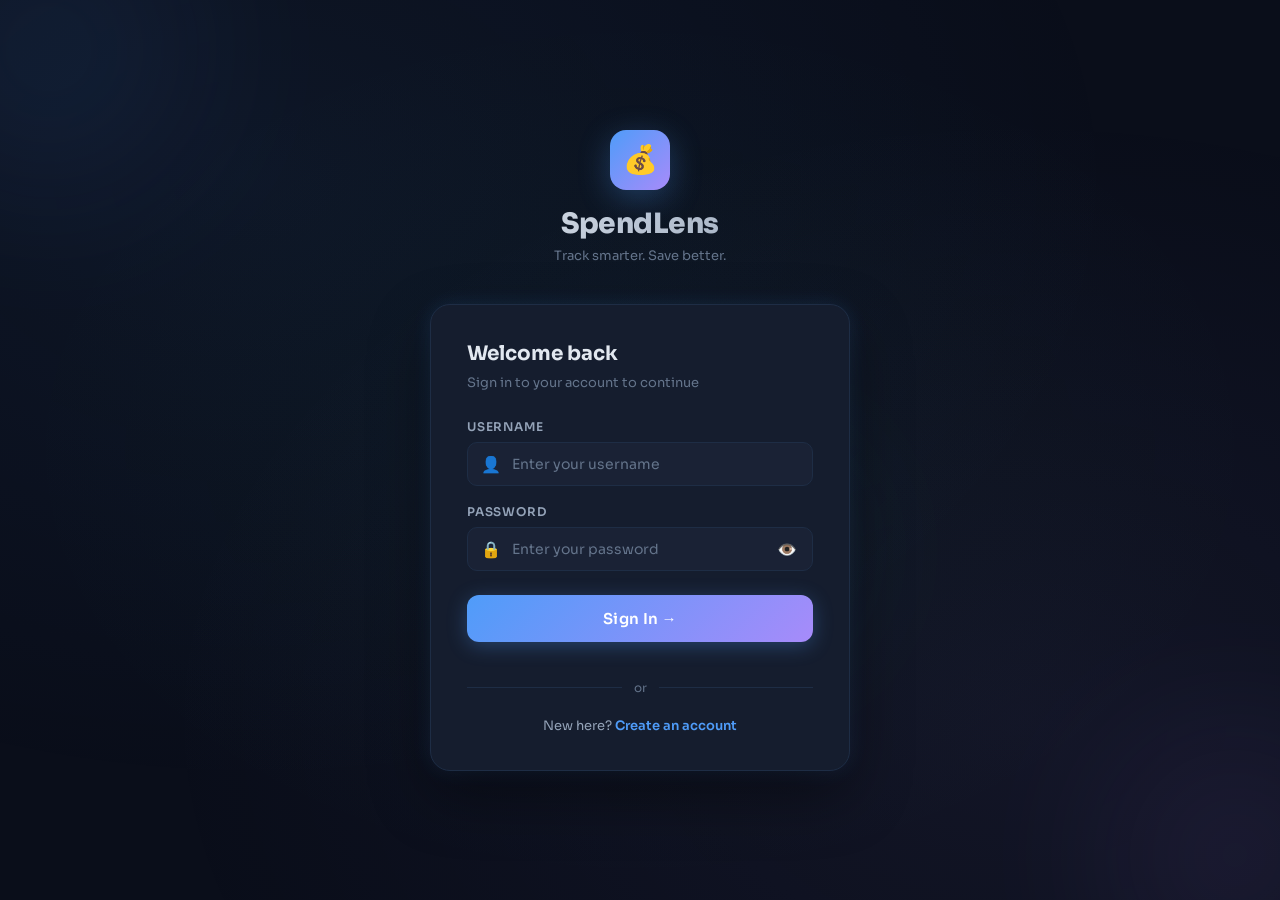
<file: Mini Project/index.html>
<!DOCTYPE html>
<html lang="en">
<head>
  <meta charset="UTF-8">
  <meta name="viewport" content="width=device-width, initial-scale=1.0">
  <title>SpendLens — Login</title>
  <link rel="stylesheet" href="css/style.css">
  <style>
    .auth-wrap {
      min-height: 100vh;
      display: flex;
      align-items: center;
      justify-content: center;
      padding: 24px;
      position: relative;
      z-index: 1;
    }

    .auth-box {
      width: 100%;
      max-width: 420px;
      animation: fadeUp 0.5s ease forwards;
    }

    @keyframes fadeUp {
      from { opacity: 0; transform: translateY(24px); }
      to { opacity: 1; transform: translateY(0); }
    }

    .brand {
      text-align: center;
      margin-bottom: 40px;
    }

    .brand-icon {
      width: 60px; height: 60px;
      background: linear-gradient(135deg, var(--accent), var(--accent2));
      border-radius: 16px;
      display: inline-flex;
      align-items: center;
      justify-content: center;
      font-size: 28px;
      margin-bottom: 16px;
      box-shadow: 0 8px 32px rgba(79,156,249,0.3);
    }

    .brand h1 {
      font-size: 28px;
      font-weight: 800;
      background: linear-gradient(135deg, var(--text) 0%, var(--text2) 100%);
      -webkit-background-clip: text;
      -webkit-text-fill-color: transparent;
      background-clip: text;
      letter-spacing: -0.5px;
    }

    .brand p {
      color: var(--text3);
      font-size: 13px;
      margin-top: 6px;
    }

    .auth-card {
      background: var(--card);
      border: 1px solid var(--border);
      border-radius: 20px;
      padding: 36px;
      box-shadow: 0 24px 60px rgba(0,0,0,0.4), var(--glow);
    }

    .auth-card h2 {
      font-size: 20px;
      font-weight: 700;
      margin-bottom: 8px;
    }

    .auth-card .subtitle {
      color: var(--text3);
      font-size: 13px;
      margin-bottom: 28px;
    }

    .form-stack {
      display: flex;
      flex-direction: column;
      gap: 18px;
    }

    .input-icon-wrap {
      position: relative;
    }

    .input-icon-wrap input {
      width: 100%;
      padding-left: 44px;
    }

    .input-icon {
      position: absolute;
      left: 14px;
      top: 50%;
      transform: translateY(-50%);
      color: var(--text3);
      font-size: 16px;
      pointer-events: none;
    }

    .eye-btn {
      position: absolute;
      right: 14px;
      top: 50%;
      transform: translateY(-50%);
      background: none;
      border: none;
      color: var(--text3);
      cursor: pointer;
      font-size: 16px;
      padding: 2px;
      transition: color 0.2s;
    }
    .eye-btn:hover { color: var(--accent); }

    .btn-full {
      width: 100%;
      justify-content: center;
      padding: 14px;
      font-size: 15px;
      border-radius: 12px;
      margin-top: 6px;
    }

    .divider {
      display: flex;
      align-items: center;
      gap: 12px;
      margin: 20px 0 4px;
      color: var(--text3);
      font-size: 12px;
    }
    .divider::before, .divider::after {
      content: '';
      flex: 1;
      height: 1px;
      background: var(--border);
    }

    .register-link {
      text-align: center;
      font-size: 13px;
      color: var(--text2);
    }
    .register-link a {
      color: var(--accent);
      text-decoration: none;
      font-weight: 600;
    }
    .register-link a:hover { text-decoration: underline; }

    .floating-shapes {
      position: fixed;
      inset: 0;
      pointer-events: none;
      overflow: hidden;
      z-index: 0;
    }
    .shape {
      position: absolute;
      border-radius: 50%;
      filter: blur(80px);
      opacity: 0.08;
      animation: float 8s ease-in-out infinite;
    }
    .shape1 { width: 300px; height: 300px; background: var(--accent); top: -100px; left: -100px; animation-delay: 0s; }
    .shape2 { width: 250px; height: 250px; background: var(--accent2); bottom: -80px; right: -80px; animation-delay: 3s; }
    .shape3 { width: 200px; height: 200px; background: var(--accent3); top: 50%; left: 50%; animation-delay: 1.5s; }

    @keyframes float {
      0%, 100% { transform: translate(0, 0) scale(1); }
      50% { transform: translate(20px, -20px) scale(1.05); }
    }
  </style>
</head>
<body>
  <div class="floating-shapes">
    <div class="shape shape1"></div>
    <div class="shape shape2"></div>
    <div class="shape shape3"></div>
  </div>

  <div class="auth-wrap">
    <div class="auth-box">
      <div class="brand">
        <div class="brand-icon">💰</div>
        <h1>SpendLens</h1>
        <p>Track smarter. Save better.</p>
      </div>

      <div class="auth-card">
        <h2>Welcome back</h2>
        <p class="subtitle">Sign in to your account to continue</p>

        <div class="form-stack">
          <div class="input-group">
            <label>Username</label>
            <div class="input-icon-wrap">
              <span class="input-icon">👤</span>
              <input type="text" id="username" placeholder="Enter your username" autocomplete="username">
            </div>
          </div>

          <div class="input-group">
            <label>Password</label>
            <div class="input-icon-wrap">
              <span class="input-icon">🔒</span>
              <input type="password" id="password" placeholder="Enter your password" autocomplete="current-password">
              <button class="eye-btn" onclick="togglePwd()" id="eyeBtn">👁️</button>
            </div>
          </div>

          <button class="btn btn-primary btn-full" onclick="doLogin()">
            Sign In →
          </button>

          <div class="divider">or</div>

          <div class="register-link">
            New here? <a href="pages/register.html">Create an account</a>
          </div>
        </div>
      </div>
    </div>
  </div>

  <div id="toast"><span class="dot"></span><span class="msg"></span></div>

  <script src="js/app.js"></script>
  <script>
    Auth.requireGuest();

    function togglePwd() {
      const inp = document.getElementById('password');
      const btn = document.getElementById('eyeBtn');
      if (inp.type === 'password') {
        inp.type = 'text';
        btn.textContent = '🙈';
      } else {
        inp.type = 'password';
        btn.textContent = '👁️';
      }
    }

    function doLogin() {
      const username = document.getElementById('username').value.trim();
      const password = document.getElementById('password').value;

      if (!username || !password) {
        showToast('Please fill in all fields', 'error');
        return;
      }

      const users = Storage.getUsers();
      const user = users.find(u => u.username === username && u.password === password);

      if (!user) {
        showToast('Invalid username or password', 'error');
        return;
      }

      Storage.setCurrentUser(username);
      showToast('Welcome back, ' + user.name + '!', 'success');
      setTimeout(() => { window.location.href = 'pages/dashboard.html'; }, 800);
    }

    // Enter key support
    document.addEventListener('keydown', (e) => {
      if (e.key === 'Enter') doLogin();
    });
  </script>
</body>
</html>
</file>
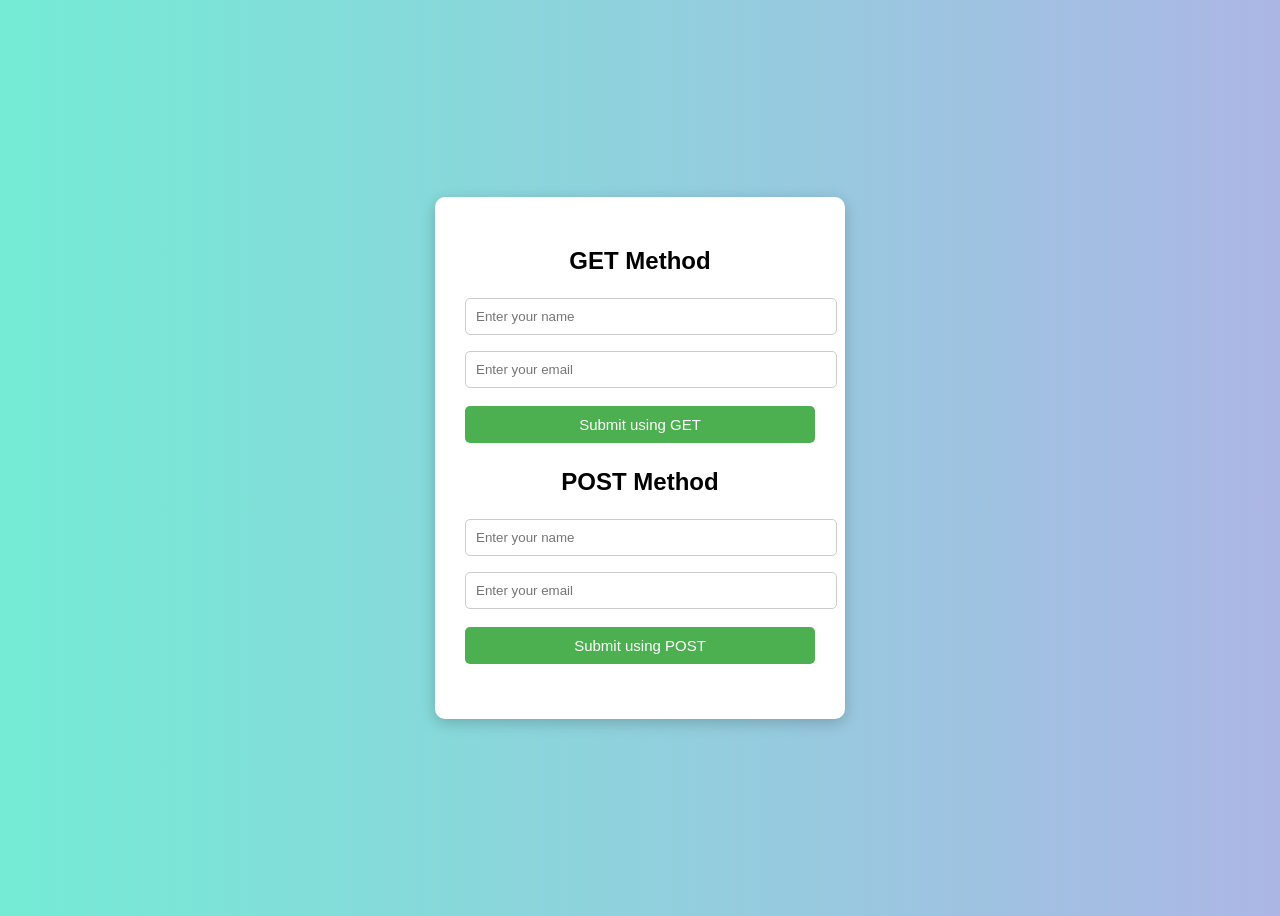
<file: Expt 5/form.html>
<!DOCTYPE html>
<html>
<head>
<title>GET vs POST Demo</title>

<style>

body{
    font-family: Arial, sans-serif;
    background: linear-gradient(to right, #74ebd5, #ACB6E5);
    display:flex;
    justify-content:center;
    align-items:center;
    height:100vh;
}

.container{
    background:white;
    padding:30px;
    border-radius:10px;
    box-shadow:0 4px 15px rgba(0,0,0,0.2);
    width:350px;
}

h2{
    text-align:center;
    margin-bottom:15px;
}

input[type="text"]{
    width:100%;
    padding:10px;
    margin:8px 0;
    border-radius:5px;
    border:1px solid #ccc;
}

button{
    width:100%;
    padding:10px;
    margin-top:10px;
    border:none;
    border-radius:5px;
    background:#4CAF50;
    color:white;
    font-size:15px;
    cursor:pointer;
}

button:hover{
    background:#45a049;
}

.section{
    margin-bottom:25px;
}

</style>

</head>

<body>

<div class="container">

<div class="section">

<h2>GET Method</h2>

<form action="GetPostServlet" method="get">

<input type="text" name="name" placeholder="Enter your name">

<input type="text" name="email" placeholder="Enter your email">

<button type="submit">Submit using GET</button>

</form>

</div>

<div class="section">

<h2>POST Method</h2>

<form action="GetPostServlet" method="post">

<input type="text" name="name" placeholder="Enter your name">

<input type="text" name="email" placeholder="Enter your email">

<button type="submit">Submit using POST</button>

</form>

</div>

</div>

</body>
</html>
</file>
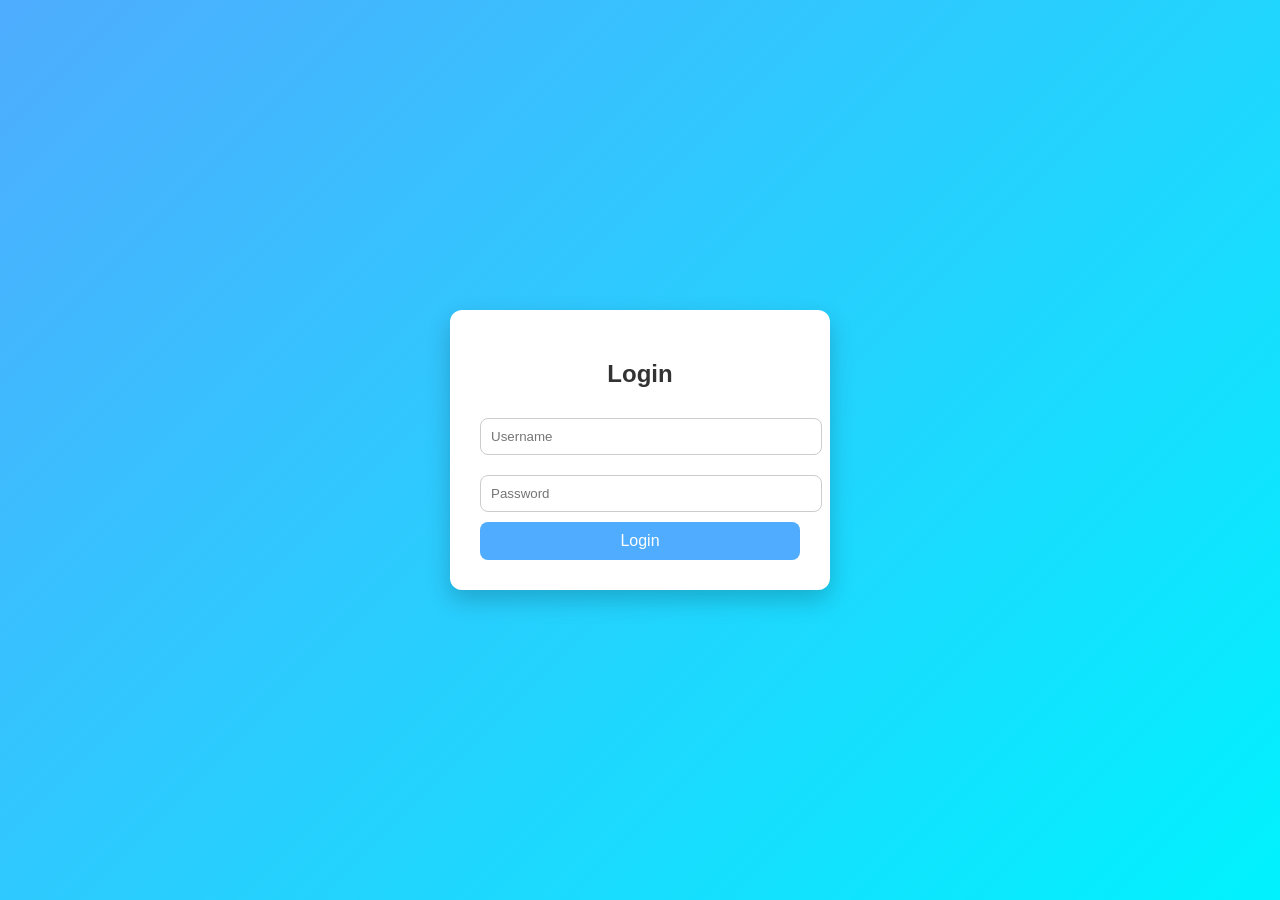
<file: Expt 6/login.html>
<!DOCTYPE html>
<html>
<head>
<title>Login</title>

<style>
body{
    margin:0;
    height:100vh;
    display:flex;
    justify-content:center;
    align-items:center;
    background:linear-gradient(135deg,#4facfe,#00f2fe);
    font-family:'Segoe UI',sans-serif;
}

.login-box{
    background:white;
    padding:30px;
    width:320px;
    border-radius:12px;
    box-shadow:0 10px 25px rgba(0,0,0,0.2);
    text-align:center;
}

.login-box h2{
    margin-bottom:20px;
    color:#333;
}

input{
    width:100%;
    padding:10px;
    margin:10px 0;
    border:1px solid #ccc;
    border-radius:8px;
    outline:none;
    transition:0.3s;
}

input:focus{
    border-color:#4facfe;
    box-shadow:0 0 5px rgba(79,172,254,0.5);
}

button{
    width:100%;
    padding:10px;
    border:none;
    background:#4facfe;
    color:white;
    font-size:16px;
    border-radius:8px;
    cursor:pointer;
    transition:0.3s;
}

button:hover{
    background:#00c6ff;
}
</style>

</head>
<body>

<div class="login-box">
    <h2>Login</h2>

    <form action="LoginServlet" method="post">
        <input type="text" name="username" placeholder="Username" required>
        <input type="password" name="password" placeholder="Password" required>

        <button type="submit">Login</button>
    </form>
</div>

</body>
</html>
</file>
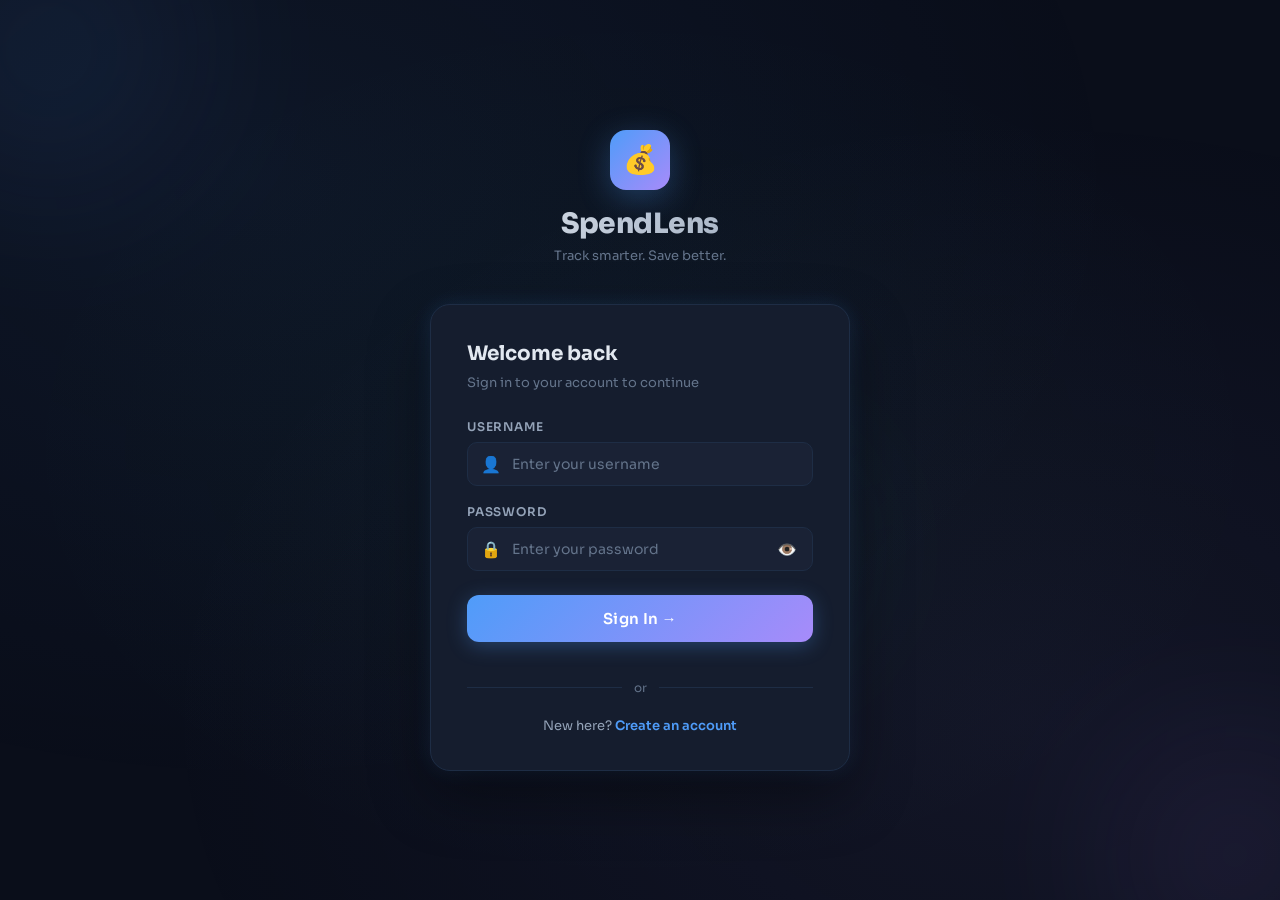
<file: Mini Project/pages/dashboard.html>
<!DOCTYPE html>
<html lang="en">
<head>
  <meta charset="UTF-8">
  <meta name="viewport" content="width=device-width, initial-scale=1.0">
  <title>SpendLens — Dashboard</title>
  <link rel="stylesheet" href="../css/style.css">
  <style>
    .app-layout {
      position: relative;
      z-index: 1;
      min-height: 100vh;
      display: flex;
      flex-direction: column;
    }

    /* TOPBAR */
    .topbar {
      display: flex;
      align-items: center;
      justify-content: space-between;
      padding: 16px 28px;
      background: rgba(17,24,39,0.8);
      backdrop-filter: blur(20px);
      border-bottom: 1px solid var(--border);
      position: sticky;
      top: 0;
      z-index: 100;
    }

    .topbar-brand {
      display: flex;
      align-items: center;
      gap: 10px;
      font-size: 18px;
      font-weight: 800;
      color: var(--text);
    }
    .topbar-brand span { font-size: 22px; }

    .profile-btn {
      position: relative;
      display: flex;
      align-items: center;
      gap: 10px;
      background: var(--bg3);
      border: 1px solid var(--border);
      border-radius: 50px;
      padding: 8px 16px 8px 8px;
      cursor: pointer;
      transition: all 0.2s;
      color: var(--text);
    }
    .profile-btn:hover {
      border-color: var(--accent);
      background: var(--card);
    }

    .avatar {
      width: 34px; height: 34px;
      background: linear-gradient(135deg, var(--accent), var(--accent2));
      border-radius: 50%;
      display: flex;
      align-items: center;
      justify-content: center;
      font-size: 14px;
      font-weight: 700;
      color: white;
      flex-shrink: 0;
    }

    .profile-name {
      font-size: 13px;
      font-weight: 600;
    }

    .profile-dropdown {
      position: absolute;
      top: calc(100% + 10px);
      right: 0;
      background: var(--card);
      border: 1px solid var(--border);
      border-radius: 12px;
      padding: 8px;
      min-width: 180px;
      box-shadow: 0 20px 50px rgba(0,0,0,0.4);
      display: none;
      animation: dropIn 0.2s ease;
    }
    .profile-dropdown.open { display: block; }

    @keyframes dropIn {
      from { opacity: 0; transform: translateY(-8px); }
      to { opacity: 1; transform: translateY(0); }
    }

    .dropdown-item {
      display: flex;
      align-items: center;
      gap: 10px;
      padding: 10px 12px;
      border-radius: 8px;
      cursor: pointer;
      font-size: 13px;
      font-weight: 500;
      color: var(--text2);
      transition: all 0.15s;
    }
    .dropdown-item:hover {
      background: var(--bg3);
      color: var(--text);
    }
    .dropdown-item.logout {
      color: var(--danger);
      margin-top: 4px;
      border-top: 1px solid var(--border);
      padding-top: 12px;
    }
    .dropdown-item.logout:hover { background: rgba(248,113,113,0.1); }

    /* MAIN */
    .main-content {
      flex: 1;
      display: grid;
      grid-template-columns: 340px 1fr;
      gap: 0;
      align-items: start;
    }

    /* LEFT: CALENDAR */
    .sidebar {
      padding: 28px 20px 28px 28px;
      position: sticky;
      top: 70px;
    }

    .section-label {
      font-size: 11px;
      font-weight: 700;
      letter-spacing: 1.2px;
      text-transform: uppercase;
      color: var(--text3);
      margin-bottom: 14px;
    }

    /* CALENDAR */
    .calendar-card {
      background: var(--card);
      border: 1px solid var(--border);
      border-radius: 18px;
      overflow: hidden;
    }

    .cal-header {
      display: flex;
      align-items: center;
      justify-content: space-between;
      padding: 18px 20px 14px;
      border-bottom: 1px solid var(--border);
    }

    .cal-month {
      font-size: 15px;
      font-weight: 700;
    }

    .cal-nav {
      display: flex;
      gap: 4px;
    }

    .cal-nav button {
      width: 30px; height: 30px;
      background: var(--bg3);
      border: 1px solid var(--border);
      border-radius: 8px;
      color: var(--text2);
      cursor: pointer;
      font-size: 14px;
      transition: all 0.15s;
      display: flex;
      align-items: center;
      justify-content: center;
    }
    .cal-nav button:hover {
      background: var(--accent);
      color: white;
      border-color: var(--accent);
    }

    .cal-grid {
      padding: 14px 16px 16px;
    }

    .cal-days-header {
      display: grid;
      grid-template-columns: repeat(7, 1fr);
      gap: 4px;
      margin-bottom: 8px;
    }

    .cal-day-name {
      text-align: center;
      font-size: 10px;
      font-weight: 700;
      letter-spacing: 0.5px;
      color: var(--text3);
      padding: 4px 0;
    }

    .cal-dates {
      display: grid;
      grid-template-columns: repeat(7, 1fr);
      gap: 4px;
    }

    .cal-date {
      aspect-ratio: 1;
      display: flex;
      flex-direction: column;
      align-items: center;
      justify-content: center;
      border-radius: 8px;
      cursor: pointer;
      transition: all 0.15s;
      font-size: 12px;
      font-weight: 500;
      color: var(--text2);
      position: relative;
      gap: 2px;
    }
    .cal-date:hover:not(.empty) {
      background: var(--bg3);
      color: var(--text);
    }
    .cal-date.today {
      background: rgba(79,156,249,0.12);
      color: var(--accent);
      border: 1px solid rgba(79,156,249,0.3);
    }
    .cal-date.selected {
      background: linear-gradient(135deg, var(--accent), var(--accent2));
      color: white;
      font-weight: 700;
      box-shadow: 0 4px 12px rgba(79,156,249,0.3);
    }
    .cal-date.has-expense::after {
      content: '';
      width: 4px; height: 4px;
      background: var(--accent3);
      border-radius: 50%;
      position: absolute;
      bottom: 3px;
    }
    .cal-date.selected::after {
      background: white;
    }
    .cal-date.empty { cursor: default; }
    .cal-date.other-month { opacity: 0.3; }

    .cal-amount {
      font-size: 8px;
      color: var(--accent3);
      font-family: 'DM Mono', monospace;
      font-weight: 500;
    }
    .cal-date.selected .cal-amount { color: rgba(255,255,255,0.8); }

    /* RIGHT: CHART + INSIGHTS */
    .right-panel {
      padding: 28px 28px 28px 8px;
      display: flex;
      flex-direction: column;
      gap: 24px;
    }

    /* FILTER TABS */
    .filter-bar {
      display: flex;
      gap: 6px;
      flex-wrap: wrap;
    }

    .filter-tab {
      padding: 8px 16px;
      border-radius: 50px;
      border: 1px solid var(--border);
      background: var(--bg3);
      color: var(--text2);
      font-size: 12px;
      font-weight: 600;
      cursor: pointer;
      transition: all 0.2s;
      font-family: 'Sora', sans-serif;
    }
    .filter-tab:hover {
      border-color: var(--accent);
      color: var(--text);
    }
    .filter-tab.active {
      background: linear-gradient(135deg, var(--accent), var(--accent2));
      border-color: transparent;
      color: white;
    }

    .custom-range {
      display: none;
      gap: 10px;
      align-items: center;
      flex-wrap: wrap;
    }
    .custom-range.show { display: flex; }
    .custom-range input[type="date"] {
      background: var(--bg3);
      border: 1px solid var(--border);
      border-radius: 8px;
      padding: 8px 12px;
      color: var(--text);
      font-family: 'Sora', sans-serif;
      font-size: 12px;
    }
    .custom-range label { font-size: 12px; color: var(--text3); }

    /* PIE CHART */
    .chart-card {
      background: var(--card);
      border: 1px solid var(--border);
      border-radius: 18px;
      padding: 24px;
    }

    .chart-title-row {
      display: flex;
      justify-content: space-between;
      align-items: flex-start;
      margin-bottom: 24px;
    }

    .chart-title {
      font-size: 16px;
      font-weight: 700;
    }
    .chart-subtitle {
      font-size: 12px;
      color: var(--text3);
      margin-top: 4px;
    }

    .total-badge {
      background: var(--bg3);
      border: 1px solid var(--border);
      border-radius: 10px;
      padding: 8px 14px;
      text-align: right;
    }
    .total-badge .lbl { font-size: 10px; color: var(--text3); letter-spacing: 0.8px; text-transform: uppercase; }
    .total-badge .val { font-size: 18px; font-weight: 800; color: var(--accent); font-family: 'DM Mono', monospace; margin-top: 2px; }

    .chart-body {
      display: flex;
      gap: 32px;
      align-items: center;
      flex-wrap: wrap;
    }

    .pie-wrap {
      position: relative;
      flex-shrink: 0;
    }

    #pieCanvas {
      width: 200px;
      height: 200px;
    }

    .pie-center {
      position: absolute;
      top: 50%; left: 50%;
      transform: translate(-50%, -50%);
      text-align: center;
      pointer-events: none;
    }
    .pie-center .pc-count { font-size: 28px; font-weight: 800; }
    .pie-center .pc-label { font-size: 10px; color: var(--text3); font-weight: 600; letter-spacing: 0.5px; }

    .pie-legend {
      flex: 1;
      min-width: 160px;
      display: flex;
      flex-direction: column;
      gap: 10px;
    }

    .legend-item {
      display: flex;
      align-items: center;
      gap: 10px;
      padding: 8px 12px;
      border-radius: 10px;
      transition: background 0.15s;
      cursor: default;
    }
    .legend-item:hover { background: var(--bg3); }

    .legend-dot {
      width: 10px; height: 10px;
      border-radius: 3px;
      flex-shrink: 0;
    }

    .legend-name {
      font-size: 13px;
      font-weight: 500;
      flex: 1;
    }

    .legend-amt {
      font-size: 12px;
      font-weight: 700;
      font-family: 'DM Mono', monospace;
      color: var(--text2);
    }

    .legend-pct {
      font-size: 10px;
      color: var(--text3);
      width: 32px;
      text-align: right;
    }

    .empty-state {
      text-align: center;
      padding: 40px 20px;
      color: var(--text3);
    }
    .empty-state .icon { font-size: 48px; margin-bottom: 16px; }
    .empty-state h3 { font-size: 16px; font-weight: 600; color: var(--text2); margin-bottom: 8px; }
    .empty-state p { font-size: 13px; line-height: 1.6; }

    /* AI INSIGHTS */
    .insights-card {
      background: var(--card);
      border: 1px solid var(--border);
      border-radius: 18px;
      padding: 24px;
    }

    .insights-header {
      display: flex;
      align-items: center;
      gap: 10px;
      margin-bottom: 20px;
    }

    .ai-badge {
      background: linear-gradient(135deg, var(--accent2), var(--accent));
      border-radius: 8px;
      padding: 4px 10px;
      font-size: 10px;
      font-weight: 700;
      letter-spacing: 0.8px;
      color: white;
    }

    .insight-list {
      display: flex;
      flex-direction: column;
      gap: 12px;
    }

    .insight-item {
      display: flex;
      gap: 12px;
      padding: 14px;
      background: var(--bg3);
      border-radius: 12px;
      border: 1px solid var(--border);
    }

    .insight-icon {
      font-size: 20px;
      flex-shrink: 0;
    }

    .insight-text {
      font-size: 13px;
      color: var(--text2);
      line-height: 1.6;
    }
    .insight-text strong { color: var(--text); }
  </style>
</head>
<body>
  <div class="app-layout">
    <!-- TOPBAR -->
    <div class="topbar">
      <div class="topbar-brand">
        <span>💰</span> SpendLens
      </div>

      <div class="profile-btn" onclick="toggleDropdown()" id="profileBtn">
        <div class="avatar" id="avatarEl">?</div>
        <span class="profile-name" id="profileNameEl">User</span>
        <span style="font-size:10px; color:var(--text3);">▼</span>

        <div class="profile-dropdown" id="profileDropdown">
          <div class="dropdown-item">
            <span>👤</span>
            <span id="ddName">—</span>
          </div>
          <div class="dropdown-item">
            <span>✉️</span>
            <span id="ddEmail">—</span>
          </div>
          <div class="dropdown-item logout" onclick="doLogout()">
            <span>🚪</span>
            <span>Logout</span>
          </div>
        </div>
      </div>
    </div>

    <div class="main-content">
      <!-- LEFT: CALENDAR -->
      <div class="sidebar">
        <div class="section-label">📅 Select Date</div>
        <div class="calendar-card">
          <div class="cal-header">
            <div class="cal-month" id="calMonth">—</div>
            <div class="cal-nav">
              <button onclick="prevMonth()">‹</button>
              <button onclick="nextMonth()">›</button>
            </div>
          </div>
          <div class="cal-grid">
            <div class="cal-days-header">
              <div class="cal-day-name">S</div>
              <div class="cal-day-name">M</div>
              <div class="cal-day-name">T</div>
              <div class="cal-day-name">W</div>
              <div class="cal-day-name">T</div>
              <div class="cal-day-name">F</div>
              <div class="cal-day-name">S</div>
            </div>
            <div class="cal-dates" id="calDates"></div>
          </div>
        </div>
      </div>

      <!-- RIGHT: CHART + INSIGHTS -->
      <div class="right-panel">
        <!-- FILTER TABS -->
        <div>
          <div class="section-label">📊 Expense Overview</div>
          <div class="filter-bar">
            <button class="filter-tab active" onclick="setFilter('today',this)">Today</button>
            <button class="filter-tab" onclick="setFilter('weekly',this)">Weekly</button>
            <button class="filter-tab" onclick="setFilter('monthly',this)">Monthly</button>
            <button class="filter-tab" onclick="setFilter('ytd',this)">Year to Date</button>
            <button class="filter-tab" onclick="setFilter('custom',this)">Custom</button>
          </div>
          <div class="custom-range" id="customRange">
            <label>From</label>
            <input type="date" id="customStart" onchange="updateChart()">
            <label>To</label>
            <input type="date" id="customEnd" onchange="updateChart()">
          </div>
        </div>

        <!-- PIE CHART -->
        <div class="chart-card">
          <div class="chart-title-row">
            <div>
              <div class="chart-title" id="chartTitle">Today's Breakdown</div>
              <div class="chart-subtitle" id="chartSubtitle"></div>
            </div>
            <div class="total-badge">
              <div class="lbl">Total</div>
              <div class="val" id="totalVal">₹0</div>
            </div>
          </div>
          <div id="chartBody">
            <div class="empty-state">
              <div class="icon">📭</div>
              <h3>No expenses found</h3>
              <p>Select a date from the calendar and add expenses to see your spending breakdown here.</p>
            </div>
          </div>
        </div>

        <!-- AI INSIGHTS -->
        <div class="insights-card">
          <div class="insights-header">
            <div class="chart-title">Spending Insights</div>
            <div class="ai-badge">✨ AI</div>
          </div>
          <div class="insight-list" id="insightList">
            <div class="insight-item">
              <div class="insight-icon">💡</div>
              <div class="insight-text">Add some expenses to get personalized AI insights about your spending habits.</div>
            </div>
          </div>
        </div>
      </div>
    </div>
  </div>

  <div id="toast"><span class="dot"></span><span class="msg"></span></div>

  <script src="../js/app.js"></script>
  <script>
    if (!Auth.requireLogin()) throw '';

    let currentFilter = 'today';
    let calYear, calMonth;
    let currentUser;

    // INIT
    function init() {
      currentUser = Auth.getCurrentUser();
      if (!currentUser) { Auth.logout(); return; }

      // Profile
      const initials = currentUser.name.split(' ').map(n=>n[0]).join('').toUpperCase().slice(0,2);
      document.getElementById('avatarEl').textContent = initials;
      document.getElementById('profileNameEl').textContent = currentUser.name.split(' ')[0];
      document.getElementById('ddName').textContent = currentUser.name;
      document.getElementById('ddEmail').textContent = currentUser.email;

      // Calendar
      const today = new Date();
      calYear = today.getFullYear();
      calMonth = today.getMonth();
      renderCalendar();

      // Chart
      updateChart();
    }

    // DROPDOWN
    function toggleDropdown() {
      document.getElementById('profileDropdown').classList.toggle('open');
    }
    document.addEventListener('click', e => {
      if (!document.getElementById('profileBtn').contains(e.target)) {
        document.getElementById('profileDropdown').classList.remove('open');
      }
    });

    function doLogout() {
      Auth.logout();
    }

    // CALENDAR
    function renderCalendar() {
      const months = ['January','February','March','April','May','June','July','August','September','October','November','December'];
      document.getElementById('calMonth').textContent = months[calMonth] + ' ' + calYear;

      const firstDay = new Date(calYear, calMonth, 1).getDay();
      const daysInMonth = new Date(calYear, calMonth + 1, 0).getDate();
      const today = todayStr();

      let html = '';
      for (let i = 0; i < firstDay; i++) html += '<div class="cal-date empty"></div>';

      for (let d = 1; d <= daysInMonth; d++) {
        const dateStr = calYear + '-' + String(calMonth+1).padStart(2,'0') + '-' + String(d).padStart(2,'0');
        const total = Storage.getTotalForDate(currentUser.username, dateStr);
        const hasExp = total > 0;
        const isToday = dateStr === today;

        let cls = 'cal-date';
        if (isToday) cls += ' today';
        if (hasExp) cls += ' has-expense';

        const amtHtml = hasExp ? `<span class="cal-amount">₹${total >= 1000 ? (total/1000).toFixed(1)+'k' : total.toFixed(0)}</span>` : '';

        html += `<div class="${cls}" onclick="selectDate('${dateStr}')" data-date="${dateStr}">
          ${d}
          ${amtHtml}
        </div>`;
      }

      document.getElementById('calDates').innerHTML = html;
    }

    function selectDate(dateStr) {
      window.location.href = `expenses.html?date=${dateStr}`;
    }

    function prevMonth() {
      calMonth--;
      if (calMonth < 0) { calMonth = 11; calYear--; }
      renderCalendar();
    }

    function nextMonth() {
      calMonth++;
      if (calMonth > 11) { calMonth = 0; calYear++; }
      renderCalendar();
    }

    // FILTER
    function setFilter(f, btn) {
      currentFilter = f;
      document.querySelectorAll('.filter-tab').forEach(b => b.classList.remove('active'));
      btn.classList.add('active');
      document.getElementById('customRange').classList.toggle('show', f === 'custom');
      updateChart();
    }

    function getDateRange() {
      const today = todayStr();
      if (currentFilter === 'today') return [today, today];
      if (currentFilter === 'weekly') return [getMondayOfWeek(), today];
      if (currentFilter === 'monthly') return [today.slice(0,8)+'01', today];
      if (currentFilter === 'ytd') return [getJan1(), today];
      if (currentFilter === 'custom') {
        const s = document.getElementById('customStart').value;
        const e = document.getElementById('customEnd').value;
        if (s && e) return [s, e];
      }
      return [today, today];
    }

    function getFilterLabel() {
      if (currentFilter === 'today') return ["Today's Breakdown", formatDate(todayStr())];
      if (currentFilter === 'weekly') return ["This Week's Breakdown", formatDate(getMondayOfWeek()) + " – " + formatDate(todayStr())];
      if (currentFilter === 'monthly') return ["This Month's Breakdown", new Date().toLocaleDateString('en-IN',{month:'long',year:'numeric'})];
      if (currentFilter === 'ytd') return ["Year to Date", "Jan 1 – " + formatDate(todayStr())];
      const s = document.getElementById('customStart')?.value;
      const e = document.getElementById('customEnd')?.value;
      if (s && e) return ["Custom Range", formatDate(s) + " – " + formatDate(e)];
      return ["Custom Range", "Select dates above"];
    }

    function updateChart() {
      const [start, end] = getDateRange();
      const [title, subtitle] = getFilterLabel();
      document.getElementById('chartTitle').textContent = title;
      document.getElementById('chartSubtitle').textContent = subtitle;

      const items = Storage.getExpensesInRange(currentUser.username, start, end);
      const total = items.reduce((s, i) => s + (parseFloat(i.amount)||0), 0);
      document.getElementById('totalVal').textContent = formatCurrency(total);

      // Group by category
      const catMap = {};
      items.forEach(item => {
        const cat = item.category || detectCategory(item.title);
        if (!catMap[cat]) catMap[cat] = 0;
        catMap[cat] += parseFloat(item.amount) || 0;
      });

      const cats = Object.entries(catMap).sort((a,b) => b[1]-a[1]);

      if (cats.length === 0) {
        document.getElementById('chartBody').innerHTML = `
          <div class="empty-state">
            <div class="icon">📭</div>
            <h3>No expenses in this period</h3>
            <p>Click a date on the calendar to add your expenses.</p>
          </div>`;
        renderInsights([]);
        return;
      }

      // Build pie chart + legend
      const bodyEl = document.getElementById('chartBody');
      bodyEl.innerHTML = `
        <div class="chart-body">
          <div class="pie-wrap">
            <canvas id="pieCanvas" width="200" height="200"></canvas>
            <div class="pie-center">
              <div class="pc-count">${cats.length}</div>
              <div class="pc-label">categories</div>
            </div>
          </div>
          <div class="pie-legend" id="pieLegend"></div>
        </div>`;

      drawPie(cats, total);
      renderLegend(cats, total);
      renderInsights(cats, total);
    }

    function drawPie(cats, total) {
      const canvas = document.getElementById('pieCanvas');
      if (!canvas) return;
      const ctx = canvas.getContext('2d');
      const cx = 100, cy = 100, r = 85, inner = 55;

      ctx.clearRect(0, 0, 200, 200);

      let angle = -Math.PI / 2;
      cats.forEach(([cat, amt]) => {
        const slice = (amt / total) * Math.PI * 2;
        const color = CATEGORY_COLORS[cat] || '#94a3b8';
        ctx.beginPath();
        ctx.moveTo(cx, cy);
        ctx.arc(cx, cy, r, angle, angle + slice);
        ctx.closePath();
        ctx.fillStyle = color;
        ctx.fill();
        angle += slice;
      });

      // Donut hole
      ctx.beginPath();
      ctx.arc(cx, cy, inner, 0, Math.PI * 2);
      ctx.fillStyle = getComputedStyle(document.documentElement).getPropertyValue('--card').trim() || '#151d2e';
      ctx.fill();

      // Gap lines
      angle = -Math.PI / 2;
      cats.forEach(([,amt]) => {
        const slice = (amt / total) * Math.PI * 2;
        ctx.beginPath();
        ctx.moveTo(cx + inner * Math.cos(angle), cy + inner * Math.sin(angle));
        ctx.lineTo(cx + r * Math.cos(angle), cy + r * Math.sin(angle));
        ctx.strokeStyle = '#0a0e1a';
        ctx.lineWidth = 2;
        ctx.stroke();
        angle += slice;
      });
    }

    function renderLegend(cats, total) {
      const el = document.getElementById('pieLegend');
      if (!el) return;
      el.innerHTML = cats.map(([cat, amt]) => {
        const pct = ((amt/total)*100).toFixed(1);
        const color = CATEGORY_COLORS[cat] || '#94a3b8';
        return `<div class="legend-item">
          <div class="legend-dot" style="background:${color}"></div>
          <span class="legend-name">${cat}</span>
          <span class="legend-amt">${formatCurrency(amt)}</span>
          <span class="legend-pct">${pct}%</span>
        </div>`;
      }).join('');
    }

    function renderInsights(cats, total) {
      const el = document.getElementById('insightList');
      if (!cats || cats.length === 0) {
        el.innerHTML = `<div class="insight-item"><div class="insight-icon">💡</div><div class="insight-text">Add some expenses to get personalized AI insights about your spending habits.</div></div>`;
        return;
      }

      const insights = [];
      const top = cats[0];
      const topPct = ((top[1]/total)*100).toFixed(0);

      insights.push({ icon: '🏆', text: `Your biggest spend is <strong>${top[0]}</strong>, accounting for <strong>${topPct}%</strong> of your total (${formatCurrency(top[1])}). Consider reviewing this category.` });

      if (cats.length >= 2) {
        const least = cats[cats.length-1];
        insights.push({ icon: '✅', text: `Great control on <strong>${least[0]}</strong> — only ${formatCurrency(least[1])} spent. Keep it up!` });
      }

      if (total > 5000) {
        insights.push({ icon: '⚠️', text: `Total spending of <strong>${formatCurrency(total)}</strong> in this period seems high. Try setting a budget limit for your top categories.` });
      } else if (total > 0) {
        insights.push({ icon: '💪', text: `Total spending of <strong>${formatCurrency(total)}</strong> looks manageable. Stay consistent with your tracking!` });
      }

      const foodCat = cats.find(([c]) => c === 'Food');
      if (foodCat && (foodCat[1]/total) > 0.4) {
        insights.push({ icon: '🍽️', text: `Food takes up over 40% of your budget. Cooking at home a few days a week could save you <strong>${formatCurrency(foodCat[1]*0.3)}</strong> or more.` });
      }

      if (cats.length > 4) {
        insights.push({ icon: '📊', text: `Spending is spread across <strong>${cats.length} categories</strong>. Consolidating or cutting smaller categories can simplify your finances.` });
      }

      el.innerHTML = insights.map(i => `
        <div class="insight-item">
          <div class="insight-icon">${i.icon}</div>
          <div class="insight-text">${i.text}</div>
        </div>`).join('');
    }

    init();
  </script>
</body>
</html>
</file>
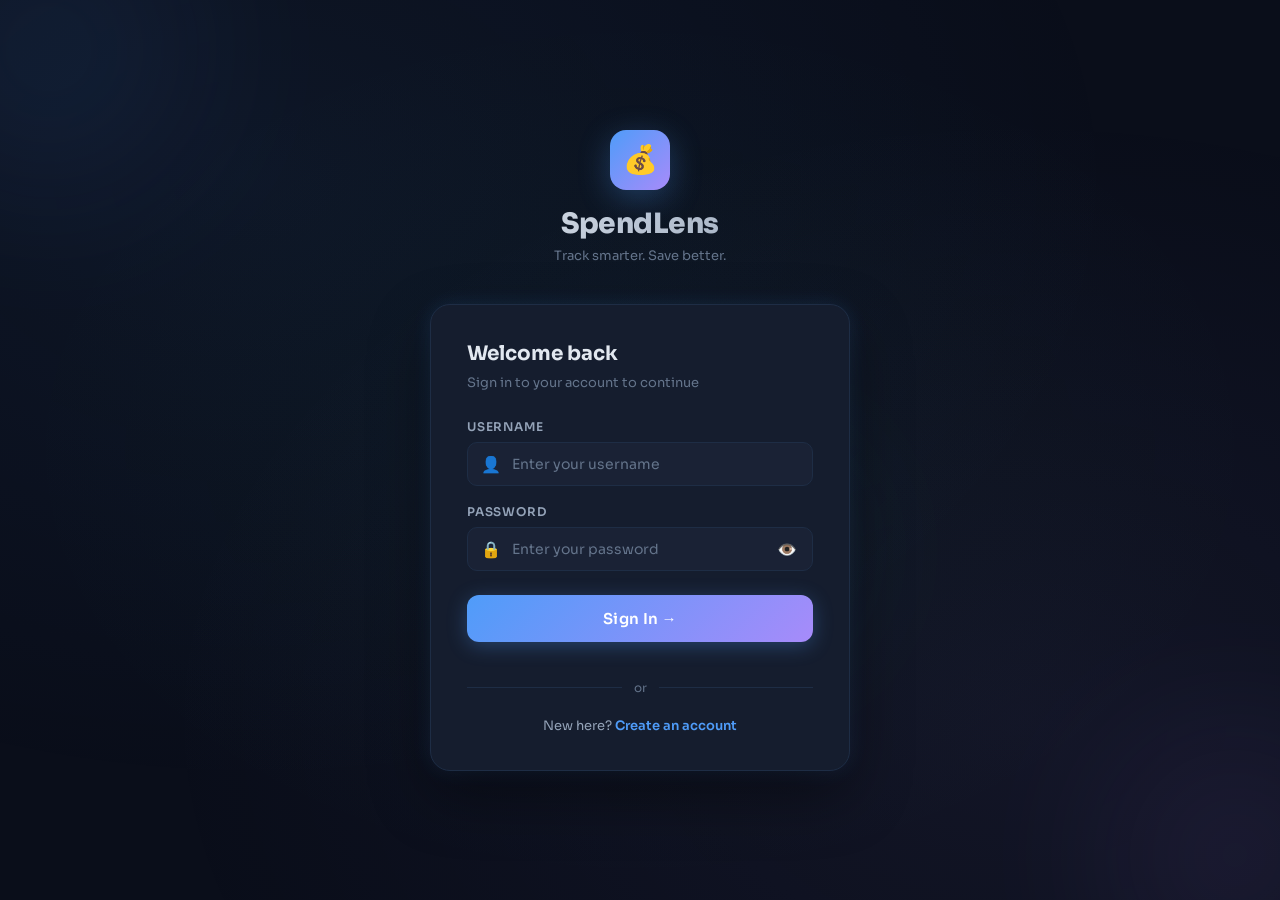
<file: Mini Project/pages/expenses.html>
<!DOCTYPE html>
<html lang="en">
<head>
  <meta charset="UTF-8">
  <meta name="viewport" content="width=device-width, initial-scale=1.0">
  <title>SpendLens — Add Expenses</title>
  <link rel="stylesheet" href="../css/style.css">
  <style>
    .app-layout {
      position: relative;
      z-index: 1;
      min-height: 100vh;
      display: flex;
      flex-direction: column;
    }

    .topbar {
      display: flex;
      align-items: center;
      justify-content: space-between;
      padding: 16px 28px;
      background: rgba(17,24,39,0.8);
      backdrop-filter: blur(20px);
      border-bottom: 1px solid var(--border);
      position: sticky;
      top: 0;
      z-index: 100;
    }

    .topbar-left {
      display: flex;
      align-items: center;
      gap: 16px;
    }

    .back-btn {
      display: flex;
      align-items: center;
      gap: 8px;
      background: var(--bg3);
      border: 1px solid var(--border);
      border-radius: 10px;
      padding: 8px 14px;
      color: var(--text2);
      cursor: pointer;
      font-size: 13px;
      font-weight: 600;
      text-decoration: none;
      transition: all 0.2s;
      font-family: 'Sora', sans-serif;
    }
    .back-btn:hover {
      border-color: var(--accent);
      color: var(--text);
    }

    .page-title {
      font-size: 16px;
      font-weight: 700;
    }

    .date-badge {
      background: linear-gradient(135deg, rgba(79,156,249,0.15), rgba(167,139,250,0.15));
      border: 1px solid rgba(79,156,249,0.2);
      border-radius: 20px;
      padding: 6px 14px;
      font-size: 13px;
      font-weight: 600;
      color: var(--accent);
    }

    .main-content {
      flex: 1;
      max-width: 860px;
      margin: 0 auto;
      width: 100%;
      padding: 32px 24px;
      display: grid;
      grid-template-columns: 1fr 340px;
      gap: 24px;
      align-items: start;
    }

    /* LEFT: Entry form */
    .entry-panel {
      display: flex;
      flex-direction: column;
      gap: 20px;
    }

    .panel-header {
      display: flex;
      align-items: center;
      justify-content: space-between;
    }

    .section-label {
      font-size: 11px;
      font-weight: 700;
      letter-spacing: 1.2px;
      text-transform: uppercase;
      color: var(--text3);
    }

    .rows-container {
      display: flex;
      flex-direction: column;
      gap: 12px;
    }

    .expense-row {
      display: flex;
      gap: 10px;
      align-items: center;
      background: var(--card);
      border: 1px solid var(--border);
      border-radius: 14px;
      padding: 14px 16px;
      animation: slideIn 0.25s ease forwards;
      transition: border-color 0.2s;
    }
    .expense-row:focus-within {
      border-color: rgba(79,156,249,0.4);
    }

    @keyframes slideIn {
      from { opacity: 0; transform: translateY(-8px); }
      to { opacity: 1; transform: translateY(0); }
    }

    .row-num {
      width: 24px;
      height: 24px;
      background: var(--bg3);
      border-radius: 6px;
      display: flex;
      align-items: center;
      justify-content: center;
      font-size: 11px;
      font-weight: 700;
      color: var(--text3);
      flex-shrink: 0;
    }

    .row-title-input {
      flex: 1;
      background: transparent;
      border: none;
      outline: none;
      color: var(--text);
      font-family: 'Sora', sans-serif;
      font-size: 14px;
      padding: 4px 0;
    }
    .row-title-input::placeholder { color: var(--text3); }

    .row-divider {
      width: 1px;
      height: 24px;
      background: var(--border);
      flex-shrink: 0;
    }

    .row-amount-wrap {
      display: flex;
      align-items: center;
      gap: 6px;
      flex-shrink: 0;
    }

    .rupee-sign {
      color: var(--accent3);
      font-weight: 700;
      font-family: 'DM Mono', monospace;
      font-size: 14px;
    }

    .row-amount-input {
      width: 90px;
      background: transparent;
      border: none;
      outline: none;
      color: var(--text);
      font-family: 'DM Mono', monospace;
      font-size: 14px;
      font-weight: 600;
      text-align: right;
      padding: 4px 0;
    }
    .row-amount-input::placeholder { color: var(--text3); }

    .cat-pill {
      font-size: 10px;
      font-weight: 600;
      padding: 3px 8px;
      border-radius: 20px;
      flex-shrink: 0;
      letter-spacing: 0.3px;
    }

    .row-del {
      width: 28px; height: 28px;
      background: none;
      border: none;
      color: var(--text3);
      cursor: pointer;
      border-radius: 6px;
      display: flex;
      align-items: center;
      justify-content: center;
      transition: all 0.15s;
      flex-shrink: 0;
    }
    .row-del:hover {
      background: rgba(248,113,113,0.1);
      color: var(--danger);
    }

    .add-row-btn {
      display: flex;
      align-items: center;
      gap: 10px;
      background: var(--bg3);
      border: 2px dashed var(--border);
      border-radius: 14px;
      padding: 14px 18px;
      color: var(--text3);
      cursor: pointer;
      font-size: 13px;
      font-weight: 600;
      font-family: 'Sora', sans-serif;
      transition: all 0.2s;
      width: 100%;
    }
    .add-row-btn:hover {
      border-color: var(--accent);
      color: var(--accent);
      background: rgba(79,156,249,0.05);
    }

    .save-bar {
      background: var(--card);
      border: 1px solid var(--border);
      border-radius: 14px;
      padding: 18px;
      display: flex;
      align-items: center;
      justify-content: space-between;
      gap: 16px;
    }

    .running-total {
      display: flex;
      flex-direction: column;
    }
    .running-total .lbl { font-size: 11px; color: var(--text3); font-weight: 600; letter-spacing: 0.8px; text-transform: uppercase; }
    .running-total .val { font-size: 24px; font-weight: 800; font-family: 'DM Mono', monospace; color: var(--accent3); margin-top: 2px; }

    /* RIGHT: Summary */
    .summary-panel {
      display: flex;
      flex-direction: column;
      gap: 16px;
      position: sticky;
      top: 88px;
    }

    .summary-card {
      background: var(--card);
      border: 1px solid var(--border);
      border-radius: 16px;
      padding: 20px;
    }

    .summary-title {
      font-size: 13px;
      font-weight: 700;
      margin-bottom: 16px;
      color: var(--text2);
    }

    .cat-breakdown {
      display: flex;
      flex-direction: column;
      gap: 10px;
    }

    .cat-row {
      display: flex;
      align-items: center;
      gap: 10px;
    }

    .cat-bar-wrap {
      flex: 1;
      display: flex;
      flex-direction: column;
      gap: 4px;
    }

    .cat-bar-header {
      display: flex;
      justify-content: space-between;
      font-size: 11px;
    }
    .cat-bar-name { color: var(--text2); font-weight: 600; }
    .cat-bar-amt { color: var(--text3); font-family: 'DM Mono', monospace; }

    .cat-bar-track {
      height: 5px;
      background: var(--bg3);
      border-radius: 3px;
      overflow: hidden;
    }

    .cat-bar-fill {
      height: 100%;
      border-radius: 3px;
      transition: width 0.4s ease;
    }

    .tips-card {
      background: linear-gradient(135deg, rgba(167,139,250,0.08), rgba(79,156,249,0.08));
      border: 1px solid rgba(167,139,250,0.2);
      border-radius: 16px;
      padding: 18px;
    }

    .tips-header {
      font-size: 12px;
      font-weight: 700;
      color: var(--accent2);
      margin-bottom: 12px;
      letter-spacing: 0.5px;
    }

    .tip-item {
      font-size: 12px;
      color: var(--text2);
      line-height: 1.6;
      padding: 6px 0;
      border-bottom: 1px solid rgba(255,255,255,0.05);
    }
    .tip-item:last-child { border: none; }
    .tip-item strong { color: var(--text); }

    .existing-note {
      background: rgba(52,211,153,0.08);
      border: 1px solid rgba(52,211,153,0.2);
      border-radius: 12px;
      padding: 14px;
      font-size: 12px;
      color: var(--accent3);
    }
    .existing-note strong { display: block; margin-bottom: 6px; font-size: 13px; }
  </style>
</head>
<body>
  <div class="app-layout">
    <div class="topbar">
      <div class="topbar-left">
        <a href="dashboard.html" class="back-btn">← Dashboard</a>
        <div class="page-title">Add Expenses</div>
        <div class="date-badge" id="dateBadge">—</div>
      </div>
    </div>

    <div class="main-content">
      <!-- LEFT -->
      <div class="entry-panel">
        <div class="panel-header">
          <div class="section-label">💸 Breakdown</div>
          <div style="font-size:12px; color:var(--text3);">Category auto-detected</div>
        </div>

        <div class="rows-container" id="rowsContainer"></div>

        <button class="add-row-btn" onclick="addRow()">
          <span style="font-size:18px;">+</span>
          Add expense item
        </button>

        <div class="save-bar">
          <div class="running-total">
            <div class="lbl">Total</div>
            <div class="val" id="runningTotal">₹0.00</div>
          </div>
          <button class="btn btn-primary" onclick="saveExpenses()" style="padding: 14px 28px; font-size:15px;">
            💾 Save Expenses
          </button>
        </div>
      </div>

      <!-- RIGHT -->
      <div class="summary-panel">
        <div id="existingNote" style="display:none" class="existing-note">
          <strong>📌 Previously saved for this date</strong>
          <span id="existingText">—</span>
        </div>

        <div class="summary-card">
          <div class="summary-title">Category Breakdown</div>
          <div class="cat-breakdown" id="catBreakdown">
            <div style="color:var(--text3); font-size:13px;">No items yet</div>
          </div>
        </div>

        <div class="tips-card">
          <div class="tips-header">💡 Smart Tips</div>
          <div class="tip-item">Type <strong>"coffee"</strong> or <strong>"lunch"</strong> — category detects automatically</div>
          <div class="tip-item">Press <strong>Tab</strong> to jump between fields quickly</div>
          <div class="tip-item">Adding new rows creates a complete entry — press <strong>Enter</strong> anytime to add</div>
        </div>
      </div>
    </div>
  </div>

  <div id="toast"><span class="dot"></span><span class="msg"></span></div>

  <script src="../js/app.js"></script>
  <script>
    if (!Auth.requireLogin()) throw '';

    const currentUser = Auth.getCurrentUser();
    const params = new URLSearchParams(window.location.search);
    const selectedDate = params.get('date') || todayStr();

    document.getElementById('dateBadge').textContent = formatDate(selectedDate);

    let rows = [];
    let rowId = 0;

    function init() {
      // Show existing
      const existing = Storage.getExpensesForDate(currentUser.username, selectedDate);
      if (existing.length > 0) {
        const total = existing.reduce((s,i) => s + parseFloat(i.amount||0), 0);
        const note = document.getElementById('existingNote');
        note.style.display = 'block';
        document.getElementById('existingText').textContent =
          `${existing.length} item(s) already saved — ${formatCurrency(total)}. New entries will be added to existing ones.`;
      }

      addRow();
    }

    function addRow() {
      const id = rowId++;
      rows.push({ id, title: '', amount: '' });
      renderRows();
      // Focus last title
      setTimeout(() => {
        const inp = document.getElementById(`title_${id}`);
        if (inp) inp.focus();
      }, 50);
    }

    function removeRow(id) {
      if (rows.length === 1) { showToast('At least one row is required', 'error'); return; }
      rows = rows.filter(r => r.id !== id);
      renderRows();
      updateSummary();
    }

    function renderRows() {
      const container = document.getElementById('rowsContainer');
      container.innerHTML = rows.map((row, idx) => {
        const cat = row.title ? detectCategory(row.title) : null;
        const color = cat ? CATEGORY_COLORS[cat] : null;
        const catPill = cat ? `<span class="cat-pill" style="background:${color}22; color:${color};">${cat}</span>` : '';

        return `<div class="expense-row" id="row_${row.id}">
          <div class="row-num">${idx+1}</div>
          <input type="text"
            class="row-title-input"
            id="title_${row.id}"
            placeholder="What did you spend on?"
            value="${escHtml(row.title)}"
            oninput="updateRow(${row.id}, 'title', this.value)"
            onkeydown="handleKey(event, ${row.id}, 'title')">
          ${catPill}
          <div class="row-divider"></div>
          <div class="row-amount-wrap">
            <span class="rupee-sign">₹</span>
            <input type="number"
              class="row-amount-input"
              id="amount_${row.id}"
              placeholder="0.00"
              value="${row.amount}"
              oninput="updateRow(${row.id}, 'amount', this.value)"
              onkeydown="handleKey(event, ${row.id}, 'amount')"
              step="0.01" min="0">
          </div>
          <button class="row-del" onclick="removeRow(${row.id})" title="Remove">✕</button>
        </div>`;
      }).join('');
    }

    function escHtml(s) {
      return s.replace(/&/g,'&amp;').replace(/</g,'&lt;').replace(/>/g,'&gt;').replace(/"/g,'&quot;');
    }

    function updateRow(id, field, value) {
      const row = rows.find(r => r.id === id);
      if (!row) return;
      row[field] = value;
      if (field === 'title') updateCatPill(id, value); // only update pill, no full re-render
      updateTotal();
      updateSummary();
    }

    function updateCatPill(id, title) {
      const rowEl = document.getElementById(`row_${id}`);
      if (!rowEl) return;
      const cat = title ? detectCategory(title) : null;
      const color = cat ? CATEGORY_COLORS[cat] : null;
      let pill = rowEl.querySelector('.cat-pill');
      if (cat) {
        if (!pill) {
          pill = document.createElement('span');
          pill.className = 'cat-pill';
          const divider = rowEl.querySelector('.row-divider');
          rowEl.insertBefore(pill, divider);
        }
        pill.textContent = cat;
        pill.style.background = color + '22';
        pill.style.color = color;
      } else {
        if (pill) pill.remove();
      }
    }

    function handleKey(e, id, field) {
      if (e.key === 'Enter' || e.key === 'Tab') {
        if (field === 'amount') {
          e.preventDefault();
          const rowIdx = rows.findIndex(r => r.id === id);
          if (rowIdx === rows.length - 1) {
            addRow();
          } else {
            const nextTitle = document.getElementById(`title_${rows[rowIdx+1].id}`);
            if (nextTitle) nextTitle.focus();
          }
        }
      }
    }

    function updateTotal() {
      const total = rows.reduce((s, r) => s + (parseFloat(r.amount)||0), 0);
      document.getElementById('runningTotal').textContent = formatCurrency(total);
    }

    function updateSummary() {
      const catMap = {};
      rows.forEach(r => {
        if (!r.title && !r.amount) return;
        const cat = detectCategory(r.title || '');
        if (!catMap[cat]) catMap[cat] = 0;
        catMap[cat] += parseFloat(r.amount)||0;
      });

      const total = Object.values(catMap).reduce((s,v) => s+v, 0);
      const cats = Object.entries(catMap).sort((a,b) => b[1]-a[1]);

      const el = document.getElementById('catBreakdown');
      if (cats.length === 0) {
        el.innerHTML = '<div style="color:var(--text3); font-size:13px;">No items yet</div>';
        return;
      }

      el.innerHTML = cats.map(([cat, amt]) => {
        const pct = total > 0 ? (amt/total*100).toFixed(0) : 0;
        const color = CATEGORY_COLORS[cat] || '#94a3b8';
        return `<div class="cat-row">
          <div class="cat-bar-wrap">
            <div class="cat-bar-header">
              <span class="cat-bar-name">${cat}</span>
              <span class="cat-bar-amt">${formatCurrency(amt)}</span>
            </div>
            <div class="cat-bar-track">
              <div class="cat-bar-fill" style="width:${pct}%; background:${color};"></div>
            </div>
          </div>
        </div>`;
      }).join('');
    }

    function saveExpenses() {
      const valid = rows.filter(r => r.title.trim() && parseFloat(r.amount) > 0);
      if (valid.length === 0) {
        showToast('Add at least one item with a title and amount', 'error');
        return;
      }

      const items = valid.map(r => ({
        title: r.title.trim(),
        amount: parseFloat(r.amount),
        category: detectCategory(r.title),
        timestamp: new Date().toISOString()
      }));

      Storage.addExpense(currentUser.username, selectedDate, items);
      showToast(`✅ ${valid.length} expense(s) saved!`, 'success');

      setTimeout(() => {
        window.location.href = 'dashboard.html';
      }, 900);
    }

    init();
  </script>
</body>
</html>
</file>
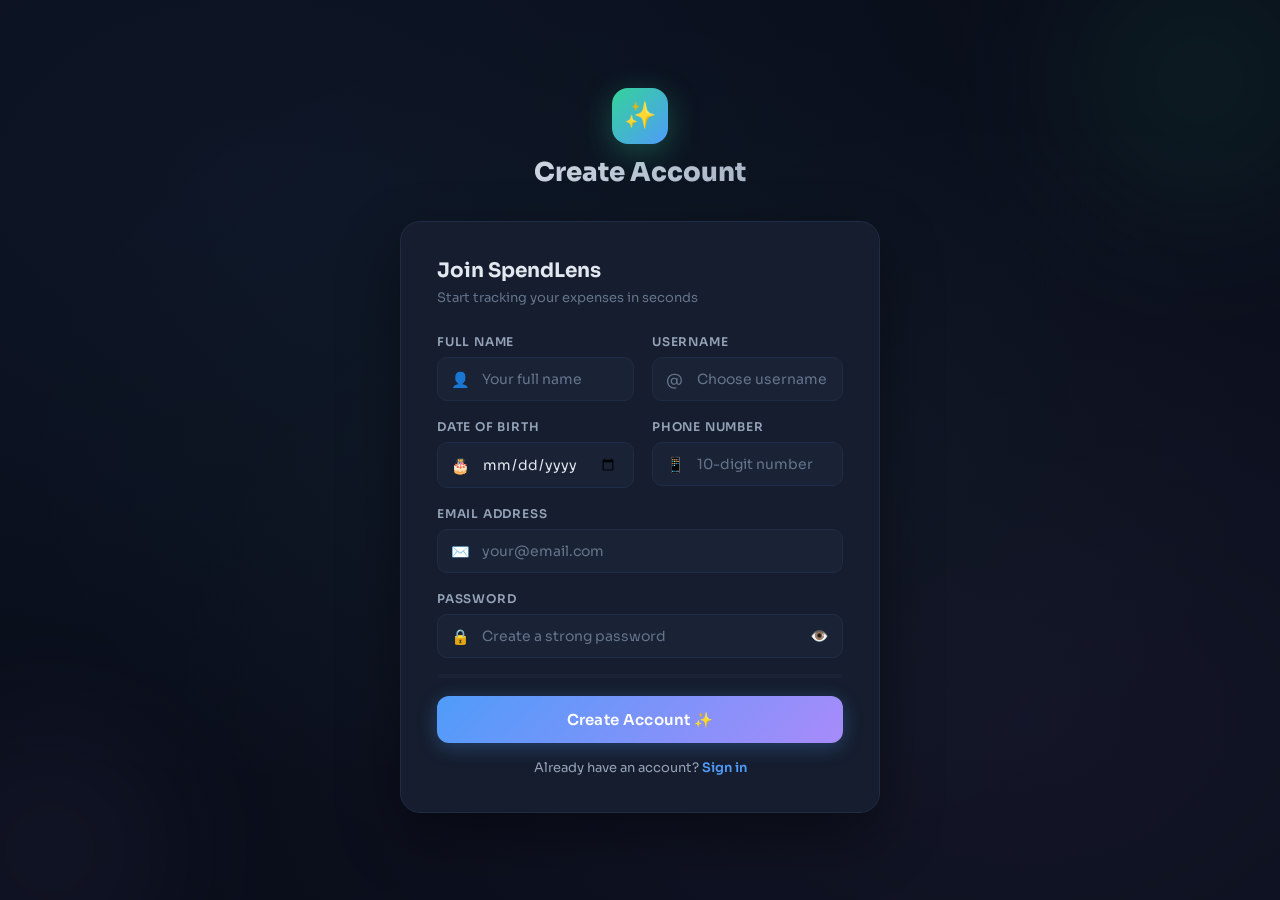
<file: Mini Project/pages/register.html>
<!DOCTYPE html>
<html lang="en">
<head>
  <meta charset="UTF-8">
  <meta name="viewport" content="width=device-width, initial-scale=1.0">
  <title>SpendLens — Register</title>
  <link rel="stylesheet" href="../css/style.css">
  <style>
    .auth-wrap {
      min-height: 100vh;
      display: flex;
      align-items: center;
      justify-content: center;
      padding: 24px;
      position: relative;
      z-index: 1;
    }

    .auth-box {
      width: 100%;
      max-width: 480px;
      animation: fadeUp 0.5s ease forwards;
    }

    @keyframes fadeUp {
      from { opacity: 0; transform: translateY(24px); }
      to { opacity: 1; transform: translateY(0); }
    }

    .brand {
      text-align: center;
      margin-bottom: 32px;
    }

    .brand-icon {
      width: 56px; height: 56px;
      background: linear-gradient(135deg, var(--accent3), var(--accent));
      border-radius: 16px;
      display: inline-flex;
      align-items: center;
      justify-content: center;
      font-size: 26px;
      margin-bottom: 12px;
      box-shadow: 0 8px 32px rgba(52,211,153,0.3);
    }

    .brand h1 {
      font-size: 26px;
      font-weight: 800;
      background: linear-gradient(135deg, var(--text) 0%, var(--text2) 100%);
      -webkit-background-clip: text;
      -webkit-text-fill-color: transparent;
      background-clip: text;
    }

    .auth-card {
      background: var(--card);
      border: 1px solid var(--border);
      border-radius: 20px;
      padding: 36px;
      box-shadow: 0 24px 60px rgba(0,0,0,0.4);
    }

    .auth-card h2 {
      font-size: 20px;
      font-weight: 700;
      margin-bottom: 6px;
    }
    .auth-card .subtitle {
      color: var(--text3);
      font-size: 13px;
      margin-bottom: 28px;
    }

    .form-grid {
      display: grid;
      grid-template-columns: 1fr 1fr;
      gap: 18px;
    }

    .span2 { grid-column: span 2; }

    .input-icon-wrap {
      position: relative;
    }
    .input-icon-wrap input {
      width: 100%;
      padding-left: 44px;
    }
    .input-icon {
      position: absolute;
      left: 14px;
      top: 50%;
      transform: translateY(-50%);
      color: var(--text3);
      font-size: 15px;
      pointer-events: none;
    }

    .eye-btn {
      position: absolute;
      right: 14px;
      top: 50%;
      transform: translateY(-50%);
      background: none;
      border: none;
      color: var(--text3);
      cursor: pointer;
      font-size: 15px;
    }

    .btn-full {
      width: 100%;
      justify-content: center;
      padding: 14px;
      font-size: 15px;
    }

    .login-link {
      text-align: center;
      font-size: 13px;
      color: var(--text2);
      margin-top: 16px;
    }
    .login-link a {
      color: var(--accent);
      text-decoration: none;
      font-weight: 600;
    }

    .strength-bar {
      height: 4px;
      background: var(--bg3);
      border-radius: 2px;
      margin-top: 8px;
      overflow: hidden;
    }
    .strength-fill {
      height: 100%;
      border-radius: 2px;
      transition: all 0.3s;
      width: 0%;
    }

    .floating-shapes {
      position: fixed;
      inset: 0;
      pointer-events: none;
      overflow: hidden;
      z-index: 0;
    }
    .shape {
      position: absolute;
      border-radius: 50%;
      filter: blur(80px);
      opacity: 0.07;
      animation: float 10s ease-in-out infinite;
    }
    .shape1 { width: 280px; height: 280px; background: var(--accent3); top: -60px; right: -60px; }
    .shape2 { width: 220px; height: 220px; background: var(--accent2); bottom: -60px; left: -60px; animation-delay: 2s; }

    @keyframes float {
      0%, 100% { transform: translate(0, 0); }
      50% { transform: translate(-15px, 15px); }
    }
  </style>
</head>
<body>
  <div class="floating-shapes">
    <div class="shape shape1"></div>
    <div class="shape shape2"></div>
  </div>

  <div class="auth-wrap">
    <div class="auth-box">
      <div class="brand">
        <div class="brand-icon">✨</div>
        <h1>Create Account</h1>
      </div>

      <div class="auth-card">
        <h2>Join SpendLens</h2>
        <p class="subtitle">Start tracking your expenses in seconds</p>

        <div class="form-grid">
          <div class="input-group">
            <label>Full Name</label>
            <div class="input-icon-wrap">
              <span class="input-icon">👤</span>
              <input type="text" id="name" placeholder="Your full name">
            </div>
          </div>

          <div class="input-group">
            <label>Username</label>
            <div class="input-icon-wrap">
              <span class="input-icon">@</span>
              <input type="text" id="username" placeholder="Choose username">
            </div>
          </div>

          <div class="input-group">
            <label>Date of Birth</label>
            <div class="input-icon-wrap">
              <span class="input-icon">🎂</span>
              <input type="date" id="dob" style="padding-left:44px;">
            </div>
          </div>

          <div class="input-group">
            <label>Phone Number</label>
            <div class="input-icon-wrap">
              <span class="input-icon">📱</span>
              <input type="tel" id="phone" placeholder="10-digit number">
            </div>
          </div>

          <div class="input-group span2">
            <label>Email Address</label>
            <div class="input-icon-wrap">
              <span class="input-icon">✉️</span>
              <input type="email" id="email" placeholder="your@email.com" style="padding-left:44px;">
            </div>
          </div>

          <div class="input-group span2">
            <label>Password</label>
            <div class="input-icon-wrap">
              <span class="input-icon">🔒</span>
              <input type="password" id="password" placeholder="Create a strong password" oninput="checkStrength(this.value)" style="padding-left:44px;">
              <button class="eye-btn" onclick="togglePwd()">👁️</button>
            </div>
            <div class="strength-bar">
              <div class="strength-fill" id="strengthFill"></div>
            </div>
          </div>

          <div class="span2">
            <button class="btn btn-primary btn-full" onclick="doRegister()">
              Create Account ✨
            </button>
          </div>
        </div>

        <div class="login-link">
          Already have an account? <a href="../index.html">Sign in</a>
        </div>
      </div>
    </div>
  </div>

  <div id="toast"><span class="dot"></span><span class="msg"></span></div>

  <script src="../js/app.js"></script>
  <script>
    Auth.requireGuest();

    function togglePwd() {
      const inp = document.getElementById('password');
      inp.type = inp.type === 'password' ? 'text' : 'password';
    }

    function checkStrength(val) {
      const fill = document.getElementById('strengthFill');
      let score = 0;
      if (val.length >= 6) score++;
      if (val.length >= 10) score++;
      if (/[A-Z]/.test(val)) score++;
      if (/[0-9]/.test(val)) score++;
      if (/[^A-Za-z0-9]/.test(val)) score++;

      const colors = ['#f87171','#fb923c','#facc15','#4ade80','#34d399'];
      fill.style.width = (score * 20) + '%';
      fill.style.background = colors[Math.max(0, score - 1)] || '#f87171';
    }

    function doRegister() {
      const name = document.getElementById('name').value.trim();
      const username = document.getElementById('username').value.trim();
      const dob = document.getElementById('dob').value;
      const phone = document.getElementById('phone').value.trim();
      const email = document.getElementById('email').value.trim();
      const password = document.getElementById('password').value;

      if (!name || !username || !dob || !phone || !email || !password) {
        showToast('Please fill in all fields', 'error'); return;
      }
      if (!/^\d{10}$/.test(phone)) {
        showToast('Phone number must be 10 digits', 'error'); return;
      }
      if (!/^[^\s@]+@[^\s@]+\.[^\s@]+$/.test(email)) {
        showToast('Enter a valid email address', 'error'); return;
      }
      if (password.length < 6) {
        showToast('Password must be at least 6 characters', 'error'); return;
      }

      const users = Storage.getUsers();
      if (users.find(u => u.username === username)) {
        showToast('Username already taken. Try another.', 'error'); return;
      }
      if (users.find(u => u.email === email)) {
        showToast('Email already registered', 'error'); return;
      }

      users.push({ name, username, dob, phone, email, password });
      Storage.saveUsers(users);

      showToast('Account created! Redirecting to login...', 'success');
      setTimeout(() => { window.location.href = '../index.html'; }, 1200);
    }

    document.addEventListener('keydown', e => {
      if (e.key === 'Enter') doRegister();
    });
  </script>
</body>
</html>
</file>
<file: Mini Project/css/style.css>
@import url('https://fonts.googleapis.com/css2?family=Sora:wght@300;400;500;600;700;800&family=DM+Mono:wght@300;400;500&display=swap');

:root {
  --bg: #0a0e1a;
  --bg2: #111827;
  --bg3: #1a2235;
  --card: #151d2e;
  --border: #1e2d45;
  --accent: #4f9cf9;
  --accent2: #a78bfa;
  --accent3: #34d399;
  --accent4: #fb923c;
  --accent5: #f472b6;
  --text: #e2e8f0;
  --text2: #94a3b8;
  --text3: #64748b;
  --danger: #f87171;
  --success: #34d399;
  --glow: 0 0 20px rgba(79,156,249,0.15);
  --glow2: 0 0 40px rgba(167,139,250,0.1);
}

* { margin: 0; padding: 0; box-sizing: border-box; }

body {
  font-family: 'Sora', sans-serif;
  background: var(--bg);
  color: var(--text);
  min-height: 100vh;
  overflow-x: hidden;
}

body::before {
  content: '';
  position: fixed;
  top: 0; left: 0; right: 0; bottom: 0;
  background: 
    radial-gradient(ellipse at 20% 20%, rgba(79,156,249,0.06) 0%, transparent 60%),
    radial-gradient(ellipse at 80% 80%, rgba(167,139,250,0.06) 0%, transparent 60%),
    radial-gradient(ellipse at 50% 50%, rgba(52,211,153,0.03) 0%, transparent 70%);
  pointer-events: none;
  z-index: 0;
}

/* SCROLLBAR */
::-webkit-scrollbar { width: 6px; }
::-webkit-scrollbar-track { background: var(--bg2); }
::-webkit-scrollbar-thumb { background: var(--border); border-radius: 3px; }
::-webkit-scrollbar-thumb:hover { background: var(--accent); }

/* BUTTONS */
.btn {
  display: inline-flex;
  align-items: center;
  gap: 8px;
  padding: 12px 24px;
  border-radius: 12px;
  border: none;
  cursor: pointer;
  font-family: 'Sora', sans-serif;
  font-size: 14px;
  font-weight: 600;
  transition: all 0.25s ease;
  text-decoration: none;
  letter-spacing: 0.3px;
}

.btn-primary {
  background: linear-gradient(135deg, var(--accent), var(--accent2));
  color: white;
  box-shadow: 0 4px 20px rgba(79,156,249,0.3);
}
.btn-primary:hover {
  transform: translateY(-2px);
  box-shadow: 0 8px 30px rgba(79,156,249,0.45);
}

.btn-ghost {
  background: transparent;
  color: var(--text2);
  border: 1px solid var(--border);
}
.btn-ghost:hover {
  background: var(--bg3);
  color: var(--text);
  border-color: var(--accent);
}

.btn-danger {
  background: rgba(248,113,113,0.1);
  color: var(--danger);
  border: 1px solid rgba(248,113,113,0.2);
}
.btn-danger:hover {
  background: rgba(248,113,113,0.2);
}

/* INPUTS */
.input-group {
  display: flex;
  flex-direction: column;
  gap: 8px;
}

.input-group label {
  font-size: 12px;
  font-weight: 600;
  color: var(--text2);
  letter-spacing: 0.8px;
  text-transform: uppercase;
}

.input-group input, .input-group select {
  background: var(--bg3);
  border: 1px solid var(--border);
  border-radius: 10px;
  padding: 12px 16px;
  color: var(--text);
  font-family: 'Sora', sans-serif;
  font-size: 14px;
  transition: all 0.2s;
  outline: none;
}

.input-group input:focus, .input-group select:focus {
  border-color: var(--accent);
  box-shadow: 0 0 0 3px rgba(79,156,249,0.1);
}

.input-group input::placeholder { color: var(--text3); }

/* CARDS */
.card {
  background: var(--card);
  border: 1px solid var(--border);
  border-radius: 16px;
  padding: 24px;
  position: relative;
  overflow: hidden;
}

.card::before {
  content: '';
  position: absolute;
  top: 0; left: 0; right: 0;
  height: 1px;
  background: linear-gradient(90deg, transparent, rgba(79,156,249,0.3), transparent);
}

/* TOAST */
#toast {
  position: fixed;
  bottom: 30px;
  right: 30px;
  background: var(--card);
  border: 1px solid var(--border);
  border-radius: 12px;
  padding: 14px 20px;
  color: var(--text);
  font-size: 14px;
  font-weight: 500;
  z-index: 9999;
  opacity: 0;
  transform: translateY(20px);
  transition: all 0.3s ease;
  display: flex;
  align-items: center;
  gap: 10px;
  max-width: 320px;
}

#toast.show {
  opacity: 1;
  transform: translateY(0);
}

#toast.success { border-color: rgba(52,211,153,0.4); }
#toast.error { border-color: rgba(248,113,113,0.4); }
#toast .dot {
  width: 8px; height: 8px;
  border-radius: 50%;
  flex-shrink: 0;
}
#toast.success .dot { background: var(--success); }
#toast.error .dot { background: var(--danger); }
#toast.info .dot { background: var(--accent); }
</file>
